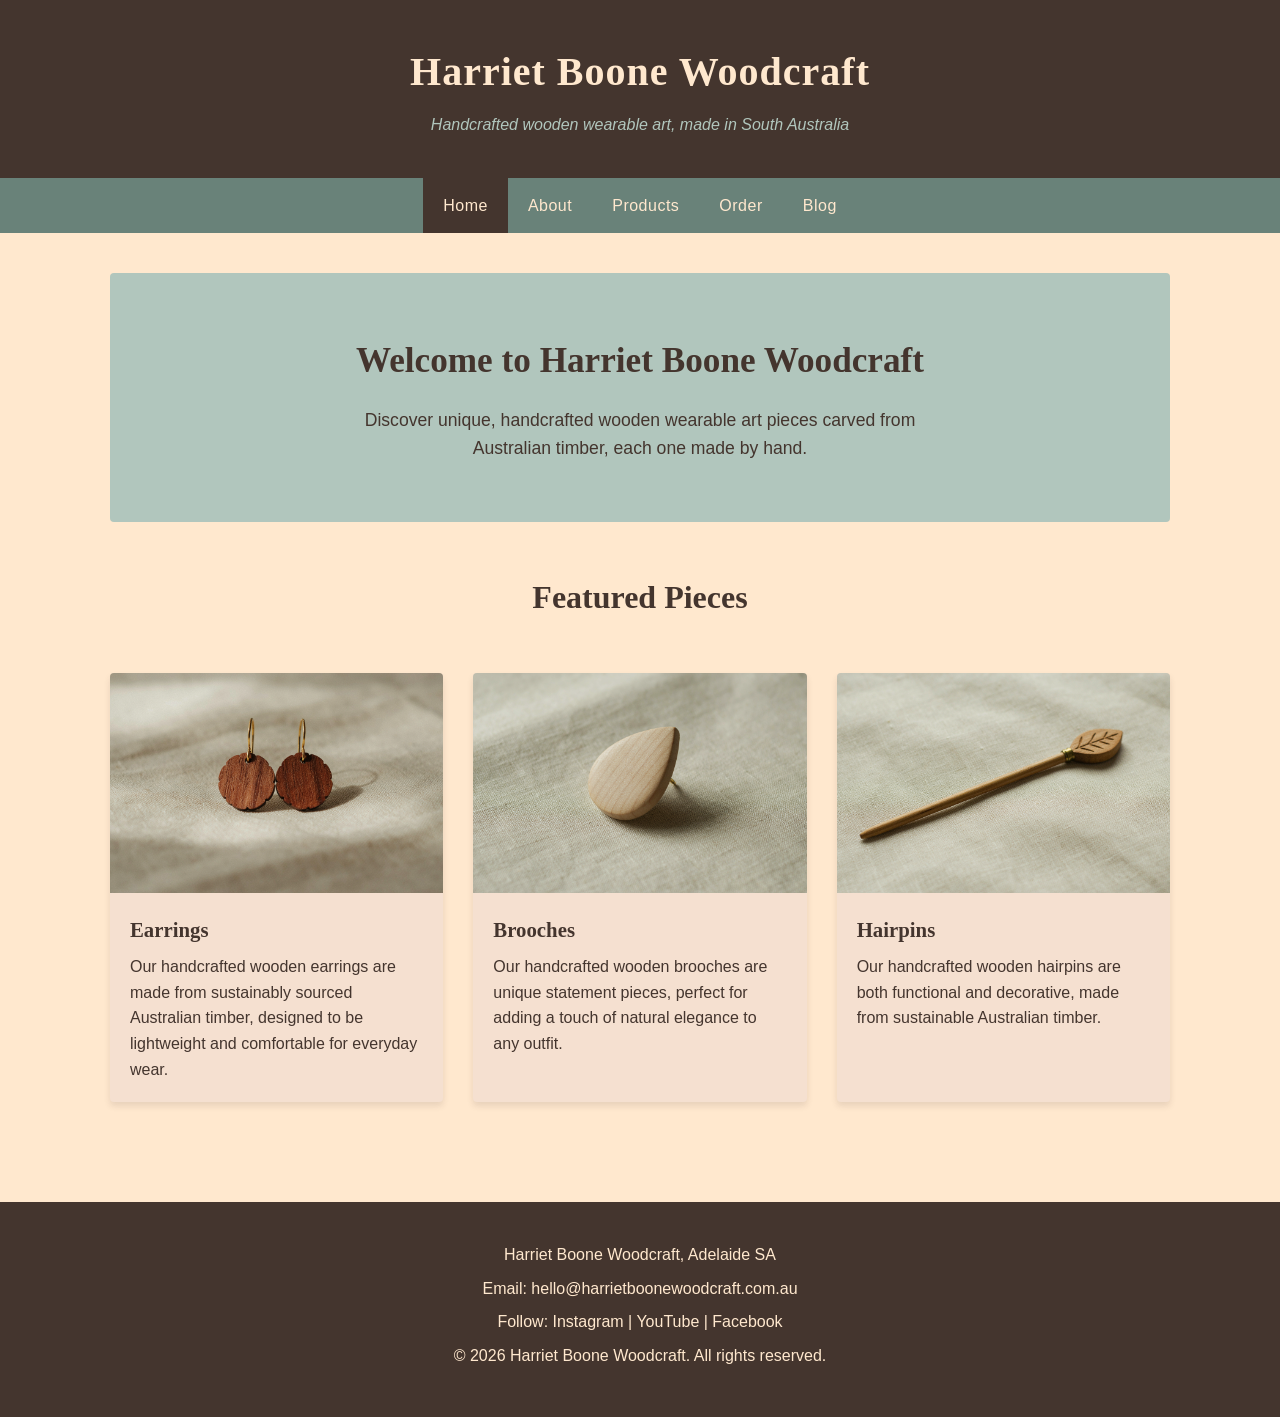
<file: index.html>
<!DOCTYPE html>
<html lang="en">
<head>
    <meta charset="UTF-8">
    <meta name="viewport" content="width=device-width, initial-scale=1.0">
    <title>Home | Harriet Boone Woodcraft</title>
    <link rel="stylesheet" href="style.css">
</head>

<body>
    <header>
        <h1>Harriet Boone Woodcraft</h1>
        <p class="tagline">Handcrafted wooden wearable art, made in South Australia</p>
    </header>

    <nav>
        <ul>
            <li><a href="index.html" class="active">Home</a></li>
            <li><a href="about.html">About</a></li>
            <li><a href="products.html">Products</a></li>
            <li><a href="order.html">Order</a></li>
            <li><a href="blog.html">Blog</a></li>
        </ul>
    </nav>

    <main>
        <section class="hero">
            <h2>Welcome to Harriet Boone Woodcraft</h2>
            <p>Discover unique, handcrafted wooden wearable art pieces carved from Australian timber, each one made by hand.</p>
        </section>

        <section class="featured">
            <h2>Featured Pieces</h2>
            <article class="card">
                <img src="images/earrings.png" alt="Handcrafted Wooden Earrings">
                <h3>Earrings</h3>
                <p>Our handcrafted wooden earrings are made from sustainably sourced Australian timber, designed to be lightweight and comfortable for everyday wear.</p>
            </article>
            <article class="card">
                <img src="images/brooch.png" alt="Handcrafted Wooden Brooch">
                <h3>Brooches</h3>
                <p>Our handcrafted wooden brooches are unique statement pieces, perfect for adding a touch of natural elegance to any outfit.</p>
            </article>
            <article class="card">
                <img src="images/hairpin.png" alt="Handcrafted Wooden Hairpin">
                <h3>Hairpins</h3>
                <p>Our handcrafted wooden hairpins are both functional and decorative, made from sustainable Australian timber.</p>
            </article>
        </section>
    </main>

    <footer>
        <p>Harriet Boone Woodcraft, Adelaide SA</p>
        <p>Email: hello@harrietboonewoodcraft.com.au</p>
        <p>Follow: Instagram | YouTube | Facebook</p>
        <p>&copy; 2026 Harriet Boone Woodcraft. All rights reserved.</p>
    </footer>

    <script src="script.js"></script>    

</body>

</html>
</file>
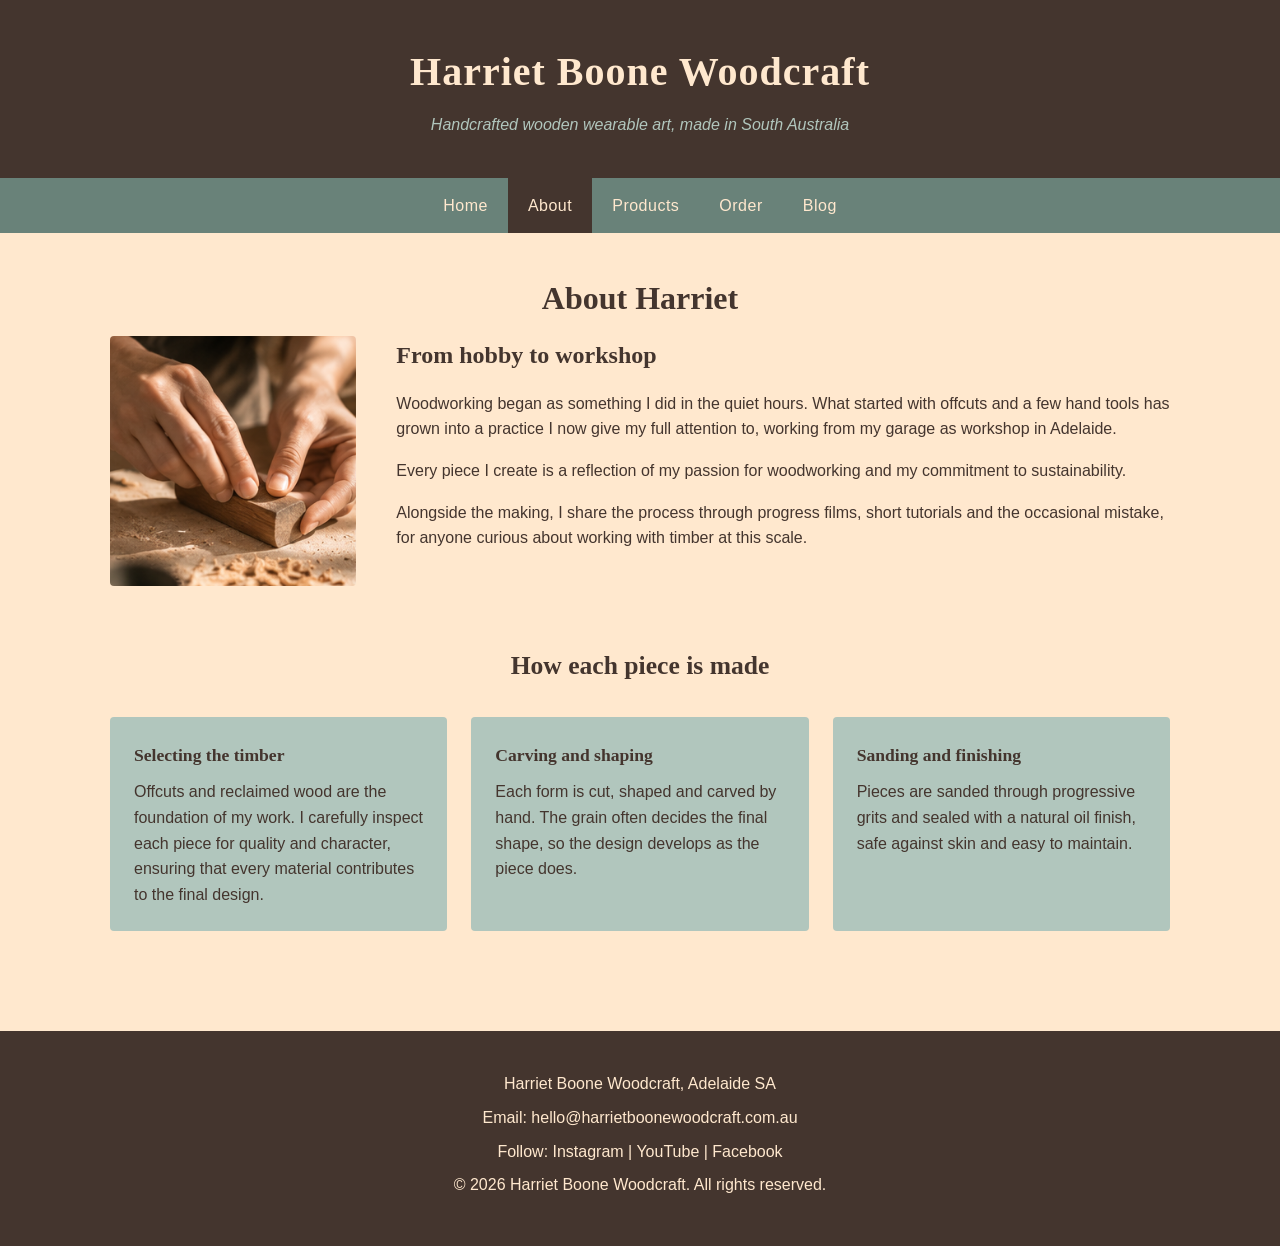
<file: about.html>
<!DOCTYPE html>
<html lang="en">
<head>
    <meta charset="UTF-8">
    <meta name="viewport" content="width=device-width, initial-scale=1.0">
    <title>About | Harriet Boone Woodcraft</title>
    <link rel="stylesheet" href="style.css">
</head>

<body>
    <header>
        <h1>Harriet Boone Woodcraft</h1>
        <p class="tagline">Handcrafted wooden wearable art, made in South Australia</p>
    </header>

    <nav>
        <ul>
            <li><a href="index.html">Home</a></li>
            <li><a href="about.html" class="active">About</a></li>
            <li><a href="products.html">Products</a></li>
            <li><a href="order.html">Order</a></li>
            <li><a href="blog.html">Blog</a></li>
        </ul>
    </nav>

    <main>
        <h2 class="page-title">About Harriet</h2>
        
        <section class="about-intro">
            <img src="images/carving-hands.png" alt="Hands carving a piece of timber">
            <div class="about-text">
                <h3>From hobby to workshop</h3>
                <p>Woodworking began as something I did in the quiet hours. What started with offcuts and a few hand tools has grown into a practice I now give my full attention to, working from my garage as workshop in Adelaide.</p>
                <p>Every piece I create is a reflection of my passion for woodworking and my commitment to sustainability.</p>
                <p>Alongside the making, I share the process through progress films, short tutorials and the occasional mistake, for anyone curious about working with timber at this scale.</p>

            </div>
        </section>

        <section class="process">
            <h3>How each piece is made</h3>
            <div class="process-steps">
                <article class="step">
                    <h4>Selecting the timber</h4>
                    <p>Offcuts and reclaimed wood are the foundation of my work. I carefully inspect each piece for quality and character, ensuring that every material contributes to the final design.</p>
                </article>
                <article class="step">
                    <h4>Carving and shaping</h4>
                    <p>Each form is cut, shaped and carved by hand. The grain often decides the final shape, so the design develops as the piece does.</p>
                </article>
                <article class="step">
                    <h4>Sanding and finishing</h4>
                    <p>Pieces are sanded through progressive grits and sealed with a natural oil finish, safe against skin and easy to maintain.</p>
                </article>
            </div>
        </section>
    </main>

    <footer>
        <p>Harriet Boone Woodcraft, Adelaide SA</p>
        <p>Email: hello@harrietboonewoodcraft.com.au</p>
        <p>Follow: Instagram | YouTube | Facebook</p>
        <p>&copy; 2026 Harriet Boone Woodcraft. All rights reserved.</p>
    </footer>

    <script src="script.js"></script>    

</body>

</html>
</file>
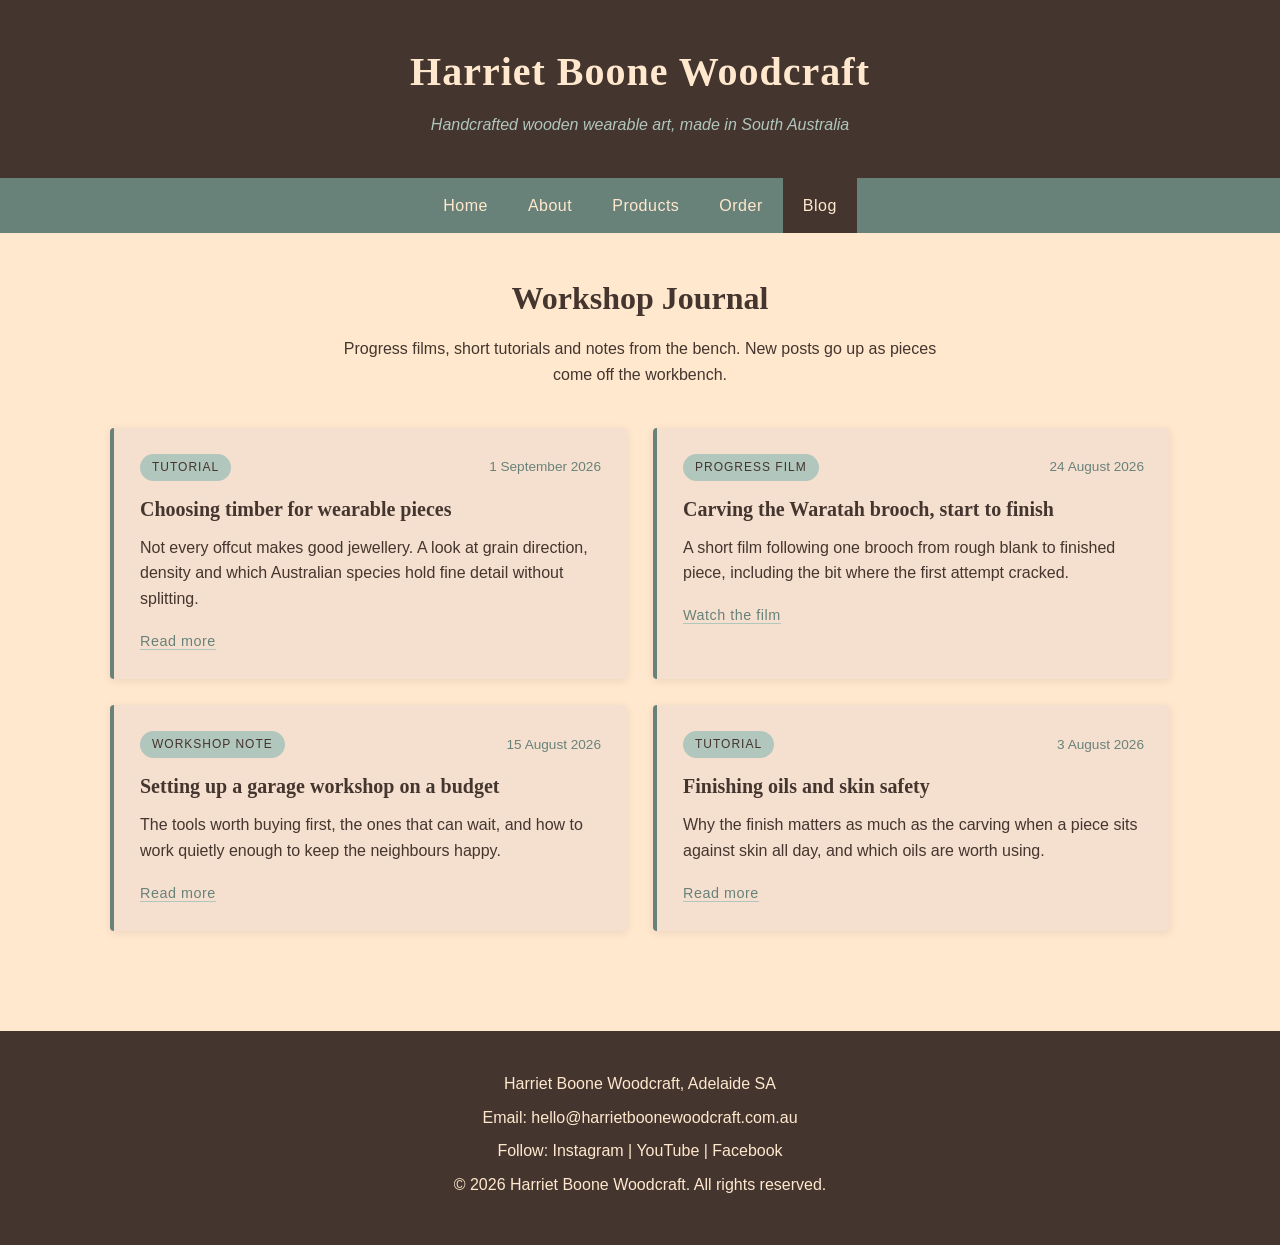
<file: blog.html>
<!DOCTYPE html>
<html lang="en">
<head>
    <meta charset="UTF-8">
    <meta name="viewport" content="width=device-width, initial-scale=1.0">
    <title>Blog | Harriet Boone Woodcraft</title>
    <link rel="stylesheet" href="style.css">
</head>

<body>
    <header>
        <h1>Harriet Boone Woodcraft</h1>
        <p class="tagline">Handcrafted wooden wearable art, made in South Australia</p>
    </header>

    <nav>
        <ul>
            <li><a href="index.html">Home</a></li>
            <li><a href="about.html">About</a></li>
            <li><a href="products.html">Products</a></li>
            <li><a href="order.html">Order</a></li>
            <li><a href="blog.html" class="active">Blog</a></li>
        </ul>
    </nav>

    <main>
        <h2 class="page-title">Workshop Journal</h2>
        <p class="page-intro">Progress films, short tutorials and notes from the bench. New posts go up as pieces come off the workbench.</p>

        <section class="blog-list">
            <article class="post">
                <div class="post-meta">
                    <span class="post-type">Tutorial</span>
                    <span class="post-date">1 September 2026</span>
                </div>
                <h3>Choosing timber for wearable pieces</h3>
                <p>Not every offcut makes good jewellery. A look at grain direction, density and which Australian species hold fine detail without splitting.</p>
                <a href="#" class="read-more">Read more</a>
            </article>

            <article class="post">
                <div class="post-meta">
                    <span class="post-type">Progress Film</span>
                    <span class="post-date">24 August 2026</span>
                </div>
                <h3>Carving the Waratah brooch, start to finish</h3>
                <p>A short film following one brooch from rough blank to finished piece, including the bit where the first attempt cracked.</p>
                <a href="#" class="read-more">Watch the film</a>
            </article>

             <article class="post">
                <div class="post-meta">
                    <span class="post-type">Workshop Note</span>
                    <span class="post-date">15 August 2026</span>
                </div>
                <h3>Setting up a garage workshop on a budget</h3>
                <p>The tools worth buying first, the ones that can wait, and how to work quietly enough to keep the neighbours happy.</p>
                <a href="#" class="read-more">Read more</a>
            </article>

            <article class="post">
                <div class="post-meta">
                    <span class="post-type">Tutorial</span>
                    <span class="post-date">3 August 2026</span>
                </div>
                <h3>Finishing oils and skin safety</h3>
                <p>Why the finish matters as much as the carving when a piece sits against skin all day, and which oils are worth using.</p>
                <a href="#" class="read-more">Read more</a>
            </article>

        </section>
    </main>

    <footer>
        <p>Harriet Boone Woodcraft, Adelaide SA</p>
        <p>Email: hello@harrietboonewoodcraft.com.au</p>
        <p>Follow: Instagram | YouTube | Facebook</p>
        <p>&copy; 2026 Harriet Boone Woodcraft. All rights reserved.</p>
    </footer>

    <script src="script.js"></script>    

</body>

</html>
</file>
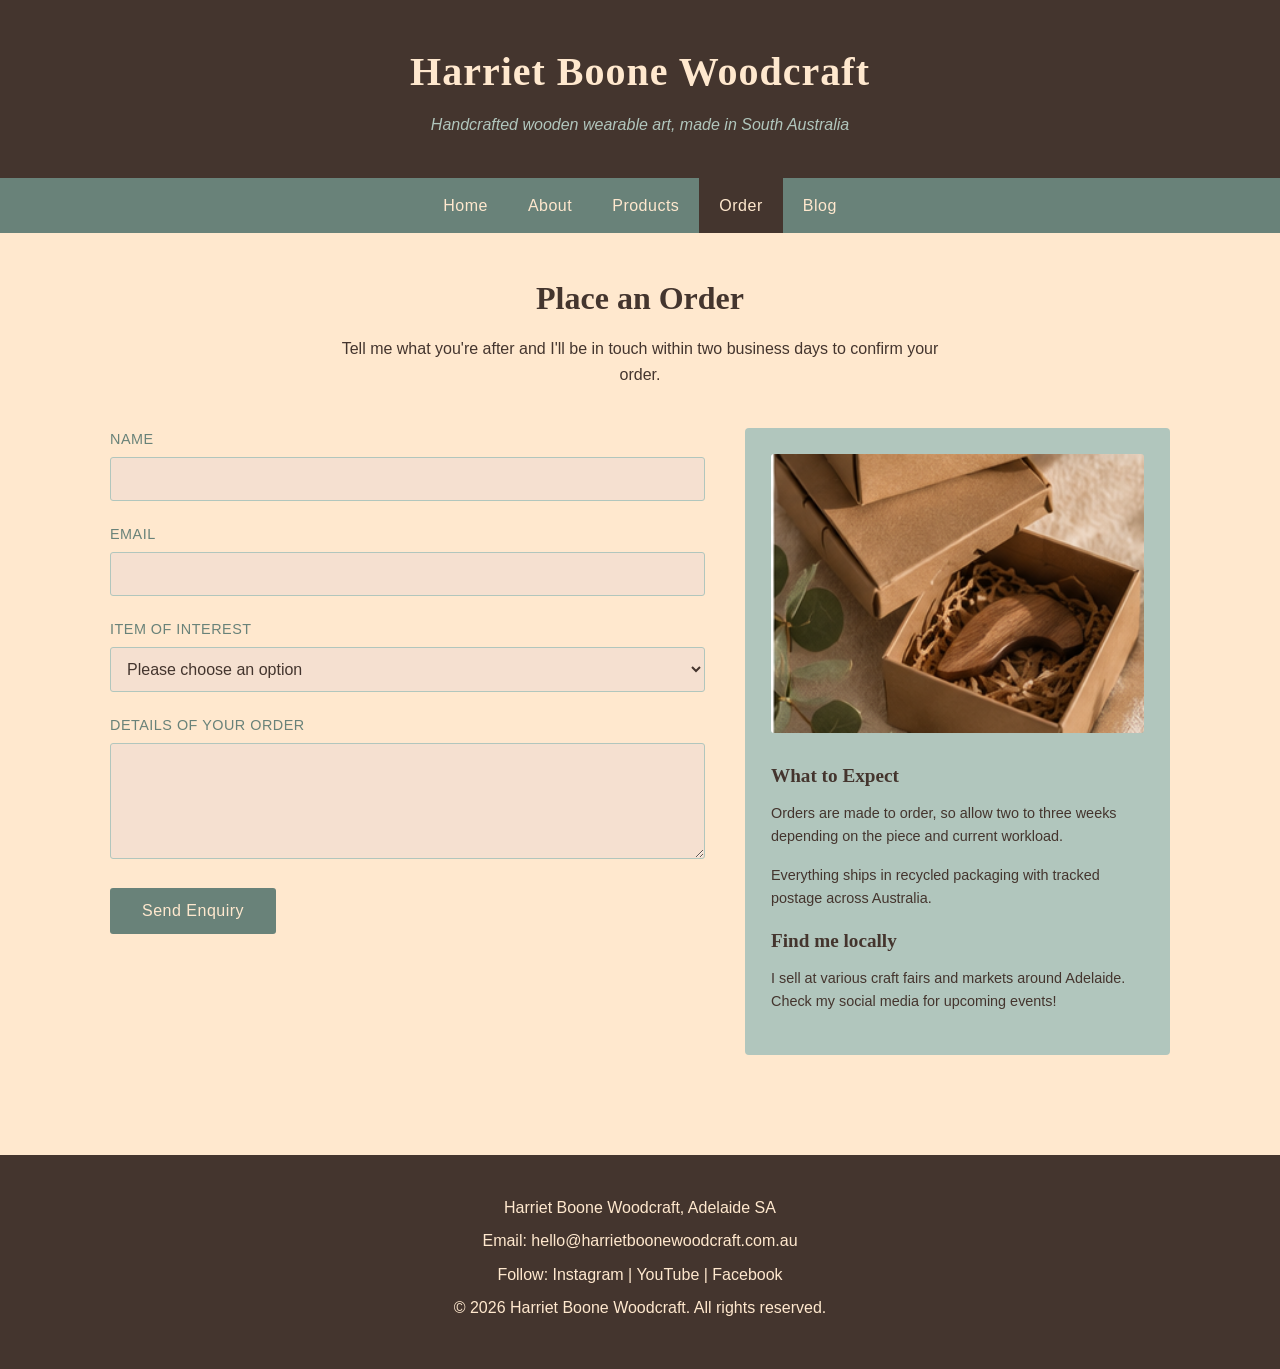
<file: order.html>
<!DOCTYPE html>
<html lang="en">
<head>
    <meta charset="UTF-8">
    <meta name="viewport" content="width=device-width, initial-scale=1.0">
    <title>Order | Harriet Boone Woodcraft</title>
    <link rel="stylesheet" href="style.css">
</head>

<body>
    <header>
        <h1>Harriet Boone Woodcraft</h1>
        <p class="tagline">Handcrafted wooden wearable art, made in South Australia</p>
    </header>

    <nav>
        <ul>
            <li><a href="index.html">Home</a></li>
            <li><a href="about.html">About</a></li>
            <li><a href="products.html">Products</a></li>
            <li><a href="order.html" class="active">Order</a></li>
            <li><a href="blog.html">Blog</a></li>
        </ul>
    </nav>

    <main>
        <h2 class="page-title">Place an Order</h2>
        <p class="page-intro">Tell me what you're after and I'll be in touch within two business days to confirm your order.</p>

        <div class="order-layout">
            <section class="order-form-wrap">
                <form id="order-form" novalidate>
                    <div class="field">
                        <label for="name">Name</label>
                        <input type="text" id="name" name="name">
                        <span class="error" id="name-error"></span>
                    </div>
                    <div class="field">
                        <label for="email">Email</label>
                        <input type="email" id="email" name="email">
                        <span class="error" id="email-error"></span>
                    </div>
                    <div class="field">
                        <label for="item">Item of Interest</label>
                        <select id="item" name="item">
                            <option value="">Please choose an option</option>
                            <option value="earrings">Earrings</option>
                            <option value="brooches">Brooches</option>
                            <option value="hairpins">Hairpins</option>
                            <option value="bracelets">Bracelets</option>
                            <option value="custom">Custom Order</option>
                        </select>
                        <span class="error" id="item-error"></span>
                    </div>

                    <div class="field">
                        <label for="message">Details of your order</label>
                        <textarea id="message" name="message" rows="5"></textarea>
                        <span class="error" id="message-error"></span>
                    </div>

                    <button type="submit" class="btn">Send Enquiry</button>
                    <p class="form-success" id="form-success"></p>

                </form>
            </section>

            <aside class="order-info">
                <img src="images/packaging.png" alt="Wooden jewellery pieces in packaging">
                <h3>What to Expect</h3>
                <p>Orders are made to order, so allow two to three weeks depending on the piece and current workload.</p>
                <p>Everything ships in recycled packaging with tracked postage across Australia.</p>
                <h3>Find me locally</h3>
                <p>I sell at various craft fairs and markets around Adelaide. Check my social media for upcoming events!</p>
            </aside>
        </div>
    </main>

    <footer>
        <p>Harriet Boone Woodcraft, Adelaide SA</p>
        <p>Email: hello@harrietboonewoodcraft.com.au</p>
        <p>Follow: Instagram | YouTube | Facebook</p>
        <p>&copy; 2026 Harriet Boone Woodcraft. All rights reserved.</p>
    </footer>

    <script src="script.js"></script>    

</body>

</html>
</file>
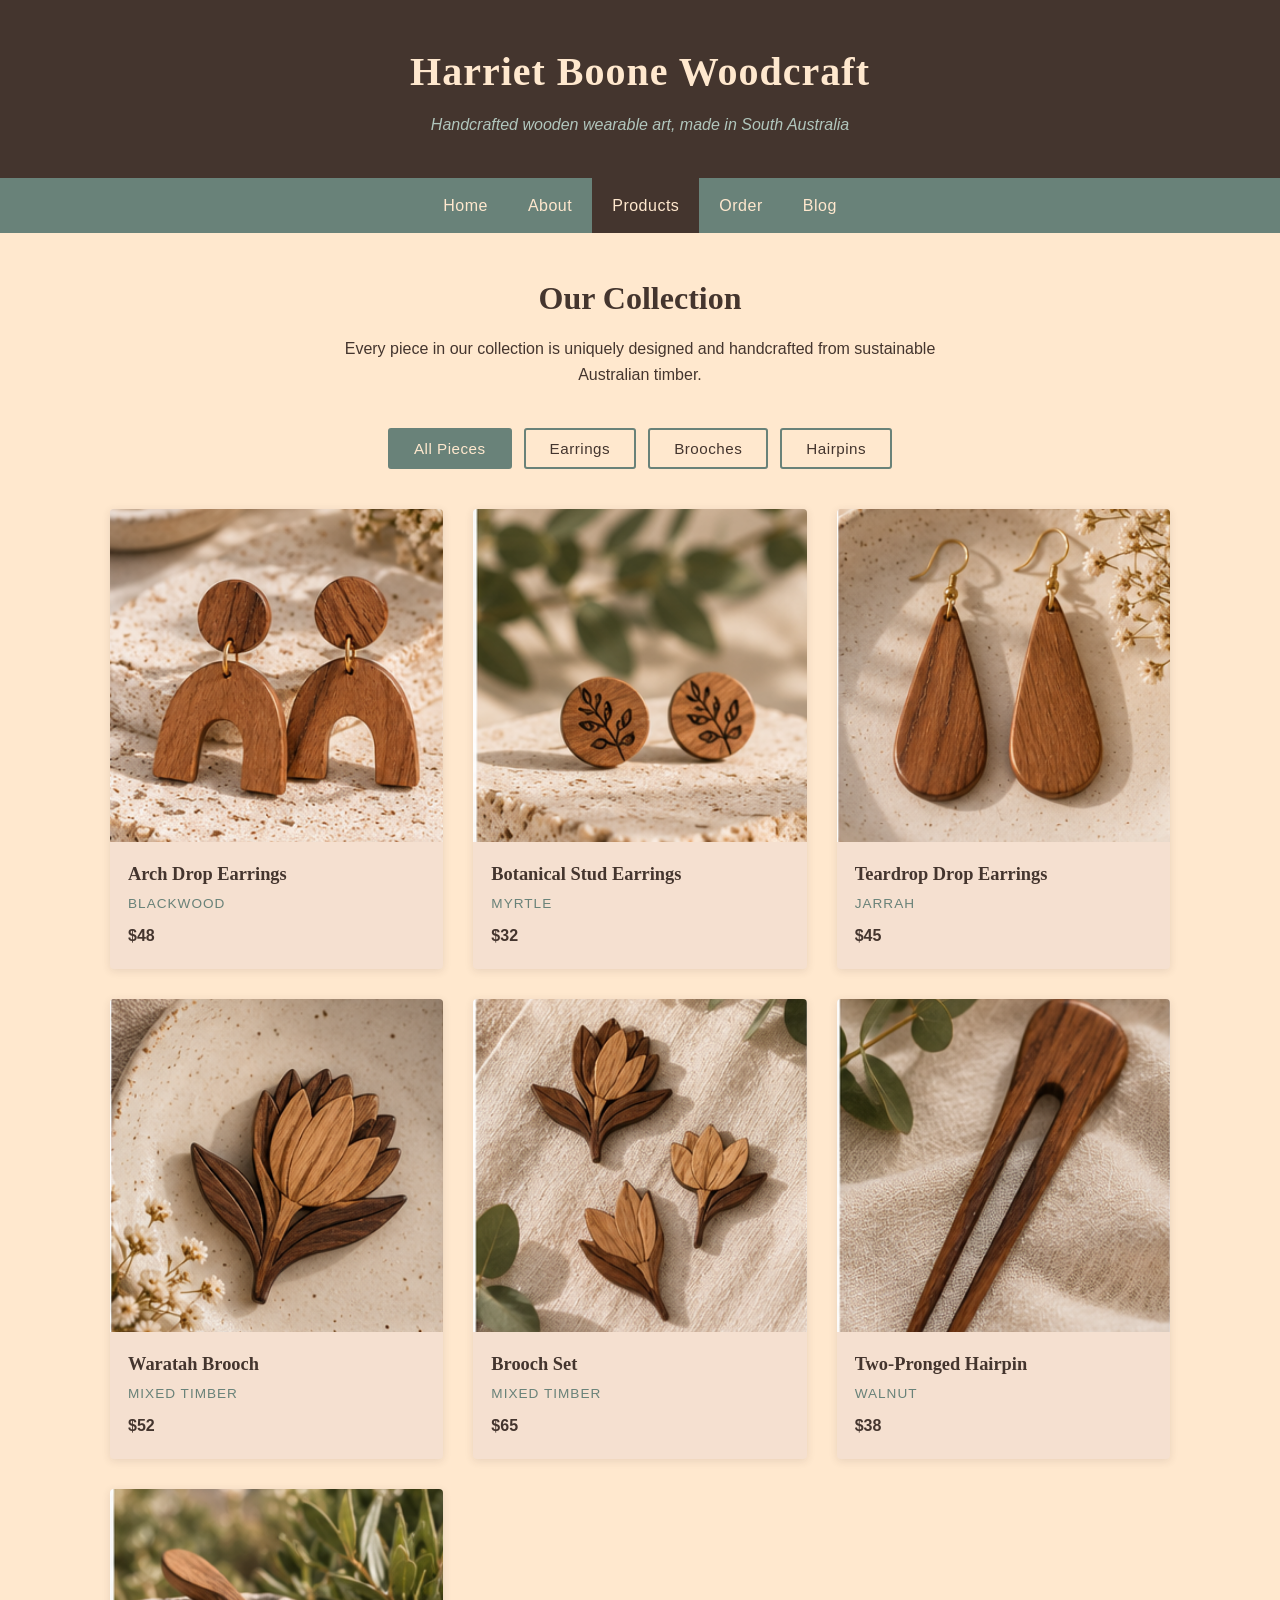
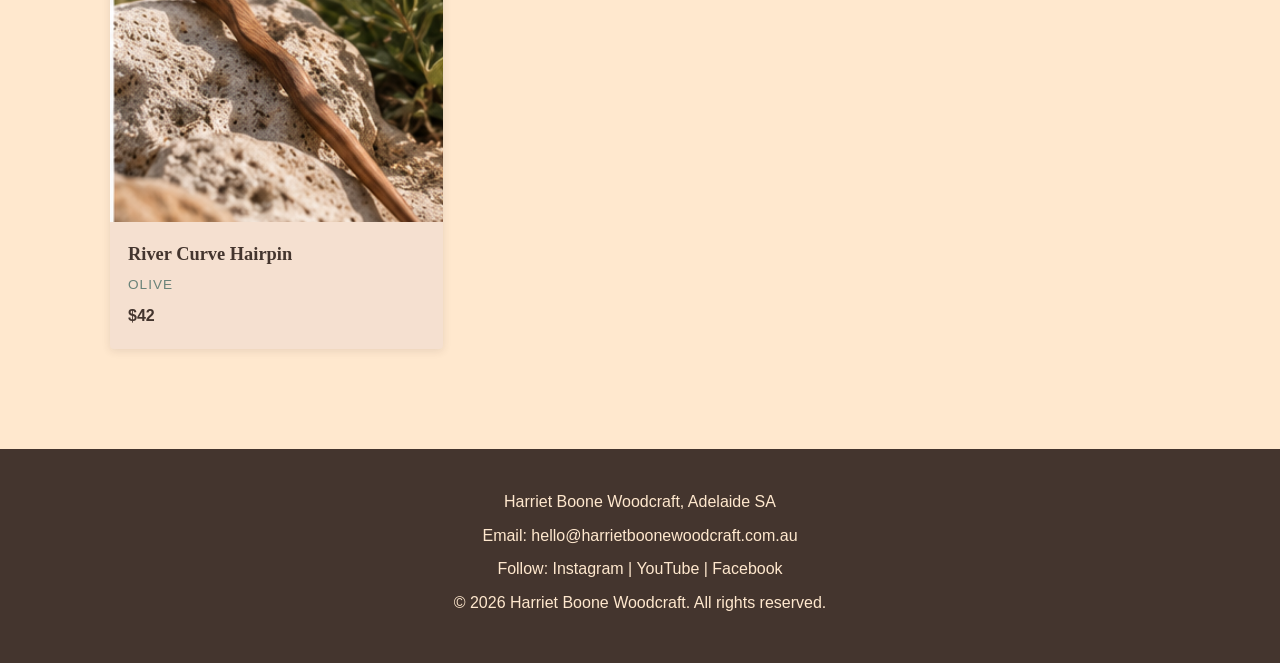
<file: products.html>
<!DOCTYPE html>
<html lang="en">
<head>
    <meta charset="UTF-8">
    <meta name="viewport" content="width=device-width, initial-scale=1.0">
    <title>Home | Harriet Boone Woodcraft</title>
    <link rel="stylesheet" href="style.css">
</head>

<body>
    <header>
        <h1>Harriet Boone Woodcraft</h1>
        <p class="tagline">Handcrafted wooden wearable art, made in South Australia</p>
    </header>

    <nav>
        <ul>
            <li><a href="index.html">Home</a></li>
            <li><a href="about.html">About</a></li>
            <li><a href="products.html" class="active">Products</a></li>
            <li><a href="order.html">Order</a></li>
            <li><a href="blog.html">Blog</a></li>
        </ul>
    </nav>

    <main>
        <h2 class="page-title">Our Collection</h2>
        <p class="page-intro">Every piece in our collection is uniquely designed and handcrafted from sustainable Australian timber.</p>

        <div class="filter-bar">
            <button class="filter-btn active" data-filter="all">All Pieces</button>
            <button class="filter-btn" data-filter="earrings">Earrings</button>
            <button class="filter-btn" data-filter="brooches">Brooches</button>
            <button class="filter-btn" data-filter="hairpins">Hairpins</button>
        </div>

        <section class="gallery">
            <article class="product" data-category="earrings">
                <img src="images/earrings-arch.png" alt="Arch shaped wooden drop earrings">
                <h3>Arch Drop Earrings</h3>
                <p class="timber">Blackwood</p>
                <p class="price">$48</p>
            </article>

            <article class="product" data-category="earrings">
                <img src="images/earrings-botanical.png" alt="Round wooden stud earrings with botanical engraving">
                <h3>Botanical Stud Earrings</h3>
                <p class="timber">Myrtle</p>
                <p class="price">$32</p>
            </article>

            <article class="product" data-category="earrings">
                <img src="images/earrings-teardrop.png" alt="Teardrop shaped wooden drop earrings">
                <h3>Teardrop Drop Earrings</h3>
                <p class="timber">Jarrah</p>
                <p class="price">$45</p>
            </article>

            <article class="product" data-category="brooches">
                <img src="images/brooch-waratah.png" alt="Carved two tone wooden flower brooch">
                <h3>Waratah Brooch</h3>
                <p class="timber">Mixed Timber</p>
                <p class="price">$52</p>
            </article>

            <article class="product" data-category="brooches">
                <img src="images/brooch-bloom-set.png" alt="Set of three carved wooden flower brooches">
                <h3>Brooch Set</h3>
                <p class="timber">Mixed Timber</p>
                <p class="price">$65</p>
            </article>

            <article class="product" data-category="hairpins">
                <img src="images/hairpin-two-prong.png" alt="Two-pronged wooden hairpin">
                <h3>Two-Pronged Hairpin</h3>
                <p class="timber">Walnut</p>
                <p class="price">$38</p>
            </article>

            <article class="product" data-category="hairpins">
                <img src="images/hairpin-river-curve.png" alt="River curve wooden hairpin">
                <h3>River Curve Hairpin</h3>
                <p class="timber">Olive</p>
                <p class="price">$42</p>
            </article>
        </section>

    </main>

    <footer>
        <p>Harriet Boone Woodcraft, Adelaide SA</p>
        <p>Email: hello@harrietboonewoodcraft.com.au</p>
        <p>Follow: Instagram | YouTube | Facebook</p>
        <p>&copy; 2026 Harriet Boone Woodcraft. All rights reserved.</p>
    </footer>

    <script src="script.js"></script>    

</body>

</html>
</file>
<file: style.css>
:root{
    --dusty-sage: #698279;
    --sea-mist: #B1C6BD;
    --soft-champagne: #FFE8CE;
    --golden-sunlight: #E4993E;
    --espresso-brown: #44352E;

    --font-heading: Georgia, Baskerville, serif;
    --font-body: Helvetica, Arial, sans-serif;
}

* {
    margin: 0;
    padding: 0;
    box-sizing: border-box;
}
body {
    font-family: var(--font-body);
    background-color: var(--soft-champagne);
    color: var(--espresso-brown);
    line-height: 1.6;
}
h1,
h2,
h3 {
    font-family: var(--font-heading);
    color: var(--espresso-brown);
}
header {
    background-color: var(--espresso-brown);
    color: var(--soft-champagne);
    padding: 40px 20px;
    text-align: center;
}
header h1 {
    color: var(--soft-champagne);
    font-size: 2.5rem;
    letter-spacing: 1px;
}
header .tagline {
    color: var(--sea-mist);
    font-style: italic;
    margin-top: 8px;
}
nav {
    background-color: var(--dusty-sage);
    padding: sticky;
    top: 0;
}
nav ul {
    list-style: none;
    display: flex;
    justify-content: center;
    flex-wrap: wrap;
}
nav a {
    color: var(--soft-champagne);
    text-decoration: none;
    padding: 15px 20px;
    display: block;
    transition: background-color 0.3s ease;
    letter-spacing: 0.5px;
}
nav a:hover,
nav a.active {
    background-color: var(--espresso-brown);
    color: var(--soft-champagne);
}
main {
    padding: 40px 20px;
    max-width: 1100px;
    margin: 0 auto;
}
.hero {
    background-color: var(--sea-mist);
    padding: 60px 20px;
    text-align: center;
    border-radius: 4px;
    margin-bottom: 50px;
}
.hero h2 {
    font-size: 2.2rem;
    margin-bottom: 16px;
}
.hero p {
    font-size: 1.1rem;
    margin: 0 auto;
    max-width: 600px;
}
.featured h2 {
    font-size: 2rem;
    margin-bottom: 20px;
    text-align: center;
}
footer {
    background-color: var(--espresso-brown);
    color: var(--soft-champagne);
    text-align: center;
    padding: 40px 20px;
    margin-top: 60px;
}
footer p {
    margin-bottom: 8px;
}
.featured {
    display: grid;
    grid-template-columns: repeat(3, 1fr);
    gap: 30px;
}
.featured h2 {
    grid-column: 1 / -1;
}
.card {
    background-color: #F5E0D0;
    border-radius: 4px;
    overflow: hidden;
    box-shadow: 0 4px 6px rgba(68, 53, 46, 0.12);
    transition: transform 0.3s ease, box-shadow 0.3s ease;
    display: flex;
    flex-direction: column;
}
.card:hover {
    transform: translateY(-4px);
    box-shadow: 0 8px 12px rgba(68, 53, 46, 0.2);
}
.card img {
    width: 100%;
    height: 220px;
    object-fit: cover;
    display: block;
}
.card h3 {
    font-size: 1.3rem;
    padding: 20px 20px 8px;
}
.card p {
    padding: 0 20px 20px;
    flex-grow: 1;
}

.page-title {
    text-align: center;
    font-size: 2rem;
    margin-bottom: 12px;
}
.page-intro {
    text-align: center;
    max-width: 620px;
    margin: 0 auto 40px;
}
.filter-bar {
    display: flex;
    justify-content: center;
    gap: 12px;
    margin-bottom: 40px;
    flex-wrap: wrap;
}
.filter-btn {
    background-color: transparent;
    color: var(--espresso-brown);
    font-family: var(--font-body);
    font-size: 0.95rem;
    letter-spacing: 0.5px;
    border: 2px solid var(--dusty-sage);
    padding: 10px 24px;
    cursor: pointer;
    transition: background-color 0.2s ease, color 0.2s ease;
    border-radius: 3px;
}
.filter-btn:hover {
    background-color: var(--sea-mist);
}
.filter-btn.active {
    background-color: var(--dusty-sage);
    color: var(--soft-champagne);
    border-color: var(--dusty-sage);
}
.gallery {
    display: grid;
    grid-template-columns: repeat(3, 1fr);
    gap: 30px;
}
.product {
    background-color: #F5E0D0;
    border-radius: 4px;
    overflow: hidden;
    box-shadow: 0 2px 8px rgba(68, 53, 46, 0.12);
    transition: transform 0.2s ease, box-shadow 0.2s ease;
}
.product:hover {
    transform: translateY(-4px);
    box-shadow: 0 6px 16px rgba(68, 53, 46, 0.2);
}
.product img {
    width: 100%;
    aspect-ratio: 1 / 1;
    object-fit: cover;
    display: block;
    cursor: pointer;
}
.product h3 {
    font-size: 1.15rem;
    padding: 18px 18px 4px;
}
.timber {
    padding: 0 18px;
    font-size: 0.85rem;
    color: var(--dusty-sage);
    letter-spacing: 1px;
    text-transform: uppercase;
}
.price {
    padding: 8px 18px 20px;
    font-weight: bold;
    color: var(--espresso-brown);
}

.about-intro {
    display: flex;
    gap: 40px;
    align-items: flex-start;
    margin-bottom: 60px;
}
.about-intro img {
    width: 45%;
    height: 250px;
    border-radius: 4px;
    object-fit: cover;
    display: block;
}
.about-text h3 {
    font-size: 1.5rem;
    margin-bottom: 16px;
}
.about-text p {
    margin-bottom: 16px;
}
.process h3 {
    text-align: center;
    font-size: 1.6rem;
    margin-bottom: 30px;
}
.process-steps {
    display: grid;
    grid-template-columns: repeat(3, 1fr);
    gap: 24px;
}
.step {
    background-color: var(--sea-mist);
    padding: 24px;
    border-radius: 4px;
}
.step h4 {
    font-size: 1.1rem;
    margin-bottom: 10px;
    font-family: var(--font-heading);
}

.order-layout {
    display: grid;
    grid-template-columns: 1.4fr 1fr;
    gap: 40px;
}
.field {
    margin-bottom: 22px;
}
.field label {
    display: block;
    margin-bottom: 6px;
    font-size: 0.9rem;
    letter-spacing: 0.5px;
    text-transform: uppercase;
    color: var(--dusty-sage);
}
.field input,
.field select,
.field textarea {
    width: 100%;
    padding: 12px;
    border: 1px solid var(--sea-mist);
    border-radius: 3px;
    font-size: 1rem;
    font-family: var(--font-body);
    color: var(--espresso-brown);
    background-color: #F5E0D0;
}
.field input:focus,
.field select:focus,
.field textarea:focus {
    outline: 2px solid var(--dusty-sage);
    border-color: var(--dusty-sage);
}
.field input.invalid,
.field select.invalid,
.field textarea.invalid {
    border-color: #B3402F;
}
.error-message {
    color: #B3402F;
    font-size: 0.85rem;
    margin-top: 5px;
    display: block;
}
.form-success {
    color: var(--sea-mist);
    margin-top: 18px;
    padding: 14px;
    border-radius: 3px;
    display: block;
}
.form-success.show {
    display: block;
}
.order-info {
    background-color: var(--sea-mist);
    padding: 26px;
    border-radius: 4px;
}
.order-info img {
    width: 100%;
    aspect-ratio: 4 / 3;
    object-fit: cover;
    margin-bottom: 20px;
    border-radius: 3px;
}
.order-info h3 {
    font-size: 1.2rem;
    margin-bottom: 10px;
}
.order-info p {
    margin-bottom: 16px;
    font-size: 0.9rem;
}
button.btn {
    border: none;
    cursor: pointer;
    font-size: 1rem;
}
.btn {
    display: inline-block;
    background-color: var(--dusty-sage);
    color: var(--soft-champagne);
    padding: 14px 32px;
    border-radius: 3px;
    transition: background-color 0.2s ease, transform 0.2s ease;
    text-decoration: none;
    font-family: var(--font-body);
    font-size: 1rem;
    letter-spacing: 0.5px;
    border: none;
    cursor: pointer;
}
.btn:hover {
    background-color: var(--espresso-brown);
    color: var(--soft-champagne);
    transform: translateY(-2px);
}

.blog-list {
    display: grid;
    grid-template-columns: repeat(2, 1fr);
    gap: 26px;
}
.post {
    background-color: #F5E0D0;
    padding: 26px;
    border-radius: 4px;
    border-left: 4px solid var(--dusty-sage);
    box-shadow: 0 2px 8px rgba(68, 53, 46, 0.1);
}
.post-meta {
    display: flex;
    justify-content: space-between;
    align-items: center;
    margin-bottom: 12px;
}
.post-type {
    background-color: var(--sea-mist);
    padding: 4px 12px;
    border-radius: 20px;
    font-size: 0.75rem;
    letter-spacing: 1px;
    text-transform: uppercase;
}
.post-date {
    font-size: 0.85rem;
    color: var(--dusty-sage);
}
.post h3 {
    font-size: 1.25rem;
    margin-bottom: 10px;
}
.post p {
    margin-bottom: 16px;
}
.read-more {
    color: var(--dusty-sage);
    text-decoration: none;
    font-size: 0.9rem;
    letter-spacing: 0.5px;
    border-bottom: 1px solid var(--sea-mist);
    transition: color 0.2s, border-color 0.2s;
}
.read-more:hover {
    color: var(--golden);
    border-color: var(--golden);
}

@media (max-width: 900px) {
    .featured {
        grid-template-columns: repeat(2, 1fr);
    }
    header h1 {
        font-size: 2rem;
    }
    .hero h2 {
        font-size: 1.8rem;
    }

    .gallery {
        grid-template-columns: repeat(2, 1fr);
    }

    .order-layout {
        grid-template-columns: 1fr;
    }
}

@media (max-width: 600px) {
    .featured {
        grid-template-columns: 1fr;
    }
    header {
        padding: 30px 15px;
    }
    header h1 {
        font-size: 1.6rem;
    }
    nav a {
        padding: 10px 15px;
    }
    .hero {
        padding: 40px 15px;
    }
    main {
        padding: 30px 15px;
    }

    .gallery {
        grid-template-columns: 1fr;
    }

    .about-intro {
        flex-direction: column;
    }
    .about-intro img {
        width: 100%;
        height: 250px;
    }
    .process-steps {
        grid-template-columns: 1fr;
    }

    .blog-list {
        grid-template-columns: 1fr;
    }
}
</file>
